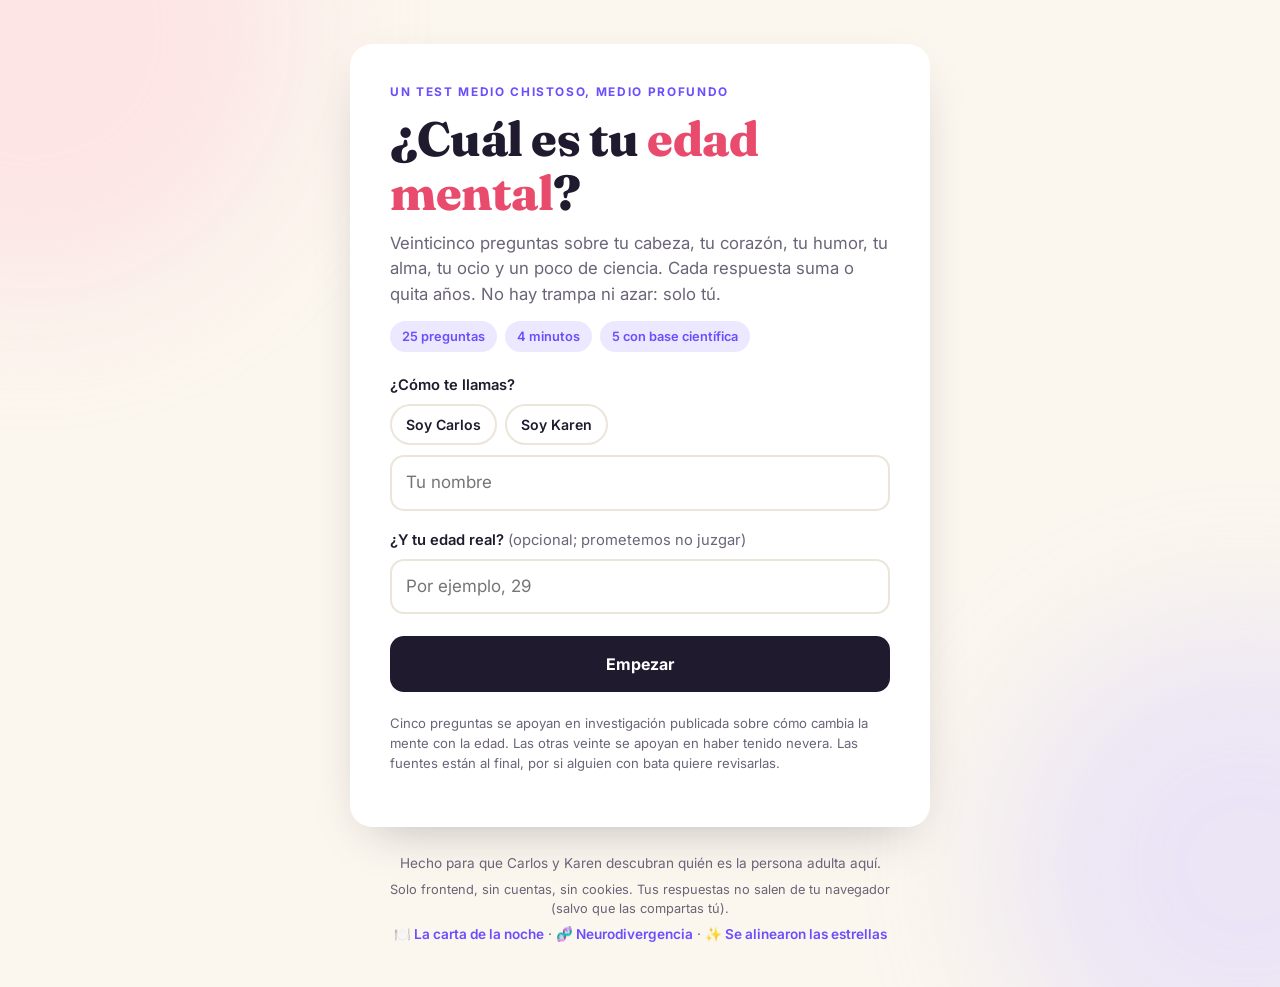
<file: index.html>
<!doctype html>
<html lang="es">
<head>
  <meta charset="utf-8">
  <meta name="viewport" content="width=device-width, initial-scale=1">
  <title>¿Cuál es tu edad mental?</title>
  <meta name="description" content="Un test de edad mental medio chistoso y medio profundo. 25 preguntas, 4 minutos, cinco de ellas con base científica.">
  <meta property="og:title" content="¿Cuál es tu edad mental?">
  <meta property="og:description" content="25 preguntas, 4 minutos, cinco con base científica. Hazlo y comparamos.">
  <meta property="og:type" content="website">
  <meta name="theme-color" content="#fbf6ee">
  <link rel="icon" href="data:image/svg+xml,%3Csvg xmlns='http://www.w3.org/2000/svg' viewBox='0 0 100 100'%3E%3Ctext y='.9em' font-size='90'%3E🧠%3C/text%3E%3C/svg%3E">
  <link rel="preconnect" href="https://fonts.googleapis.com">
  <link rel="preconnect" href="https://fonts.gstatic.com" crossorigin>
  <link href="https://fonts.googleapis.com/css2?family=Fraunces:opsz,wght@9..144,600;9..144,800&family=Inter:wght@400;500;600;700&display=swap" rel="stylesheet">
  <link rel="stylesheet" href="style.css">
</head>
<body>
  <div class="blob blob-a" aria-hidden="true"></div>
  <div class="blob blob-b" aria-hidden="true"></div>

  <main id="app" class="app" aria-live="polite"></main>

  <footer class="footer">
    <p>Hecho para que Carlos y Karen descubran quién es la persona adulta aquí.</p>
    <p class="tiny">Solo frontend, sin cuentas, sin cookies. Tus respuestas no salen de tu navegador (salvo que las compartas tú).</p>
    <p><a class="footer-link" href="cita/">🍽️ La carta de la noche</a> · <a class="footer-link" href="espectro/">🧬 Neurodivergencia</a> · <a class="footer-link" href="estrellas/">✨ Se alinearon las estrellas</a></p>
  </footer>

  <script src="questions.js"></script>
  <script src="app.js"></script>
</body>
</html>
</file>
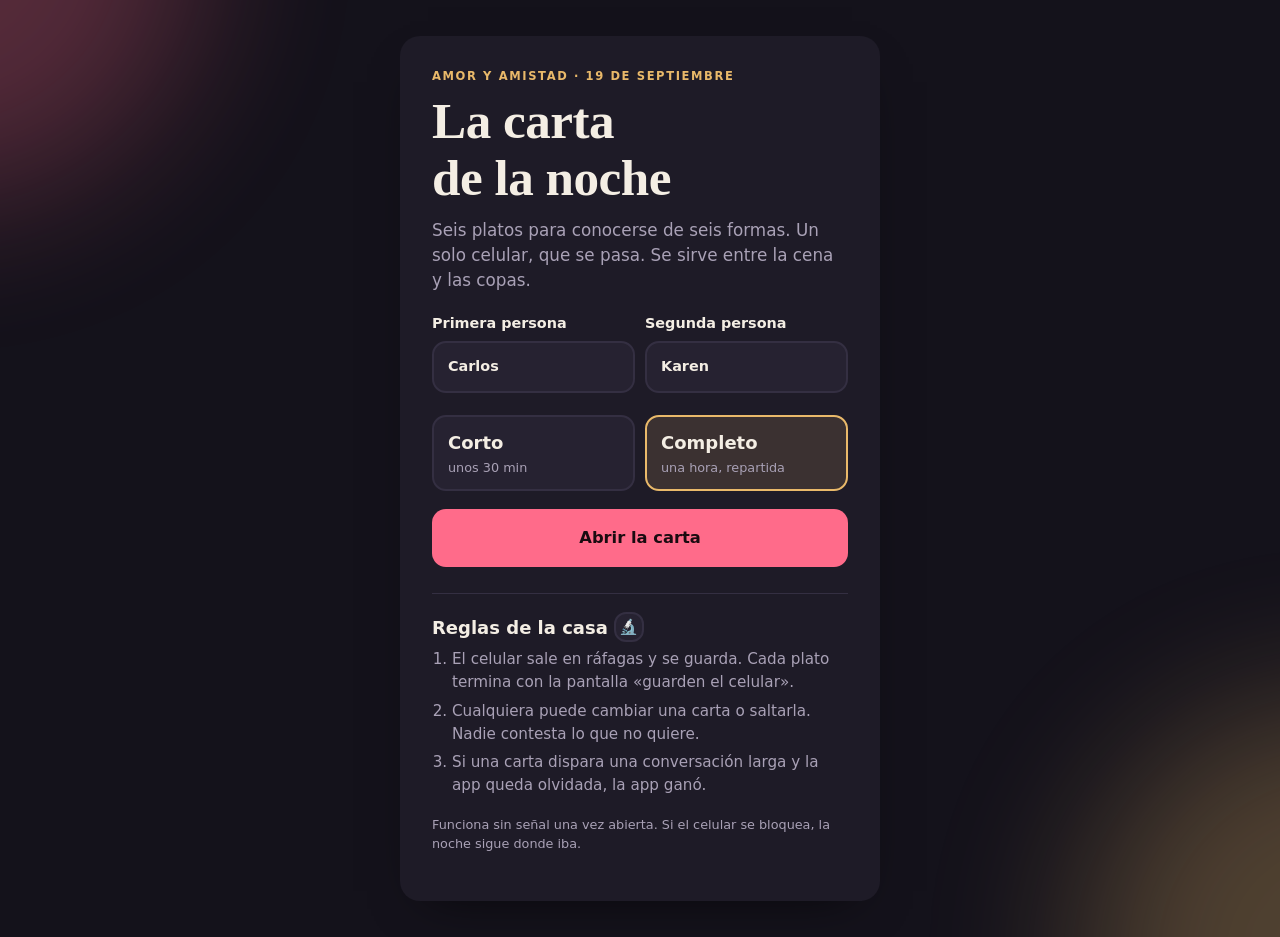
<file: cita/index.html>
<!doctype html>
<html lang="es" data-theme="dark">
<head>
  <meta charset="utf-8">
  <meta name="viewport" content="width=device-width, initial-scale=1, viewport-fit=cover">
  <title>La carta de la noche</title>
  <meta name="description" content="Seis platos para conocerse de seis formas. Un solo celular, que se pasa.">
  <meta property="og:title" content="La carta de la noche">
  <meta property="og:description" content="Seis platos para conocerse de seis formas. Un solo celular, que se pasa.">
  <meta property="og:type" content="website">
  <meta name="theme-color" content="#14121b">
  <meta name="apple-mobile-web-app-capable" content="yes">
  <meta name="apple-mobile-web-app-status-bar-style" content="black-translucent">
  <meta name="apple-mobile-web-app-title" content="La carta">
  <link rel="manifest" href="manifest.webmanifest">
  <link rel="icon" href="icon-192.png">
  <link rel="apple-touch-icon" href="icon-192.png">
  <link rel="stylesheet" href="style.css">
</head>
<body>
  <div class="glow glow-a" aria-hidden="true"></div>
  <div class="glow glow-b" aria-hidden="true"></div>

  <main id="app" class="app" aria-live="polite"></main>

  <script src="cards.js"></script>
  <script src="app.js"></script>
</body>
</html>
</file>
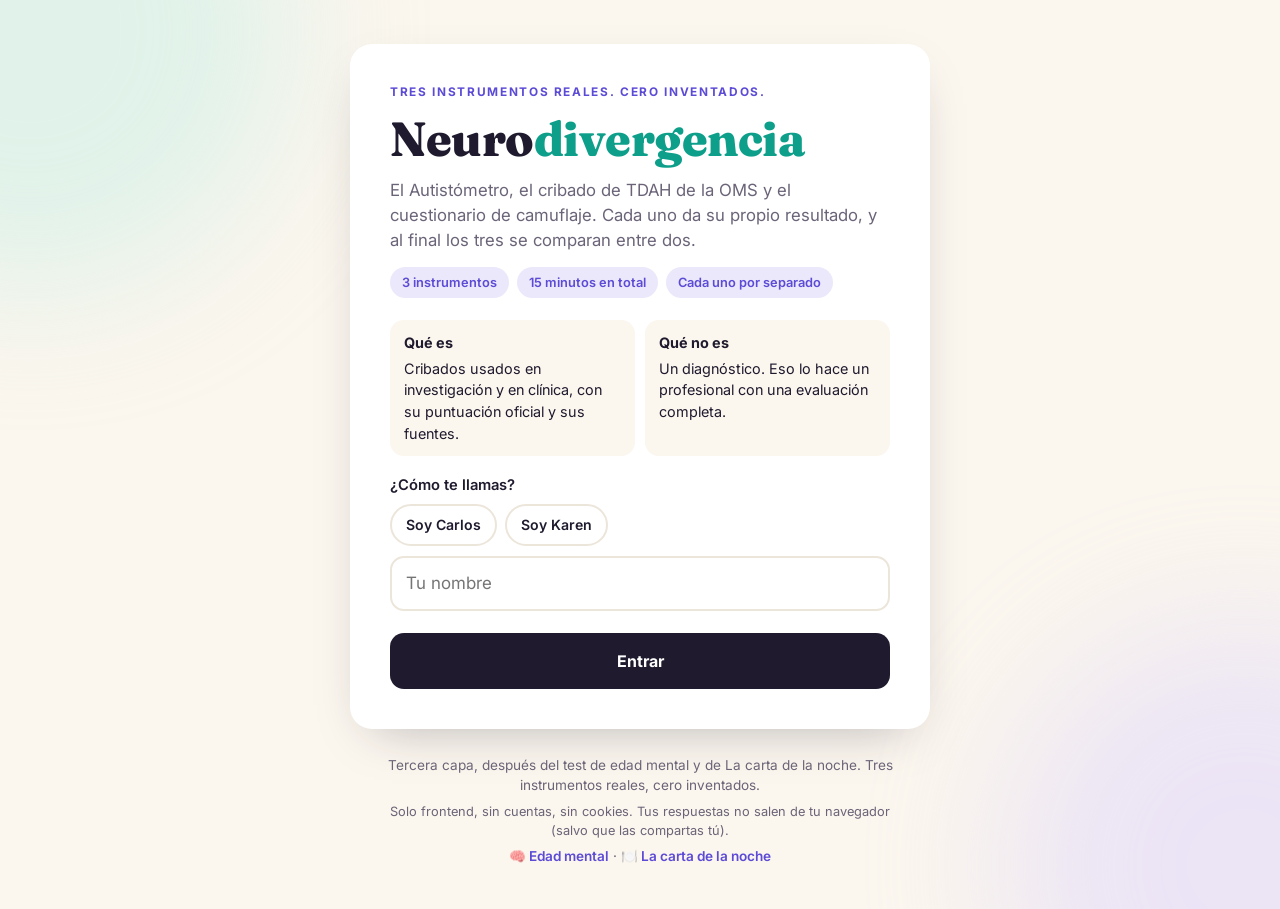
<file: espectro/index.html>
<!doctype html>
<html lang="es">
<head>
  <meta charset="utf-8">
  <meta name="viewport" content="width=device-width, initial-scale=1">
  <title>Neurodivergencia</title>
  <meta name="description" content="Tres instrumentos reales, cero inventados: el AQ de Cambridge, el cribado de TDAH de la OMS y el cuestionario de camuflaje CAT-Q. Con comparación entre dos.">
  <meta property="og:title" content="Neurodivergencia">
  <meta property="og:description" content="Autistómetro, TDAH y camuflaje: tres instrumentos reales. Hazlos y comparamos.">
  <meta property="og:type" content="website">
  <meta name="theme-color" content="#fbf6ee">
  <link rel="icon" href="data:image/svg+xml,%3Csvg xmlns='http://www.w3.org/2000/svg' viewBox='0 0 100 100'%3E%3Ctext y='.9em' font-size='90'%3E🧬%3C/text%3E%3C/svg%3E">
  <link rel="preconnect" href="https://fonts.googleapis.com">
  <link rel="preconnect" href="https://fonts.gstatic.com" crossorigin>
  <link href="https://fonts.googleapis.com/css2?family=Fraunces:opsz,wght@9..144,600;9..144,800&family=Inter:wght@400;500;600;700&display=swap" rel="stylesheet">
  <link rel="stylesheet" href="style.css">
</head>
<body>
  <div class="blob blob-a" aria-hidden="true"></div>
  <div class="blob blob-b" aria-hidden="true"></div>

  <main id="app" class="app" aria-live="polite"></main>

  <footer class="footer">
    <p>Tercera capa, después del test de edad mental y de La carta de la noche. Tres instrumentos reales, cero inventados.</p>
    <p class="tiny">Solo frontend, sin cuentas, sin cookies. Tus respuestas no salen de tu navegador (salvo que las compartas tú).</p>
    <p><a class="footer-link" href="../">🧠 Edad mental</a> · <a class="footer-link" href="../cita/">🍽️ La carta de la noche</a></p>
  </footer>

  <script src="items.js"></script>
  <script src="asrs.js"></script>
  <script src="catq.js"></script>
  <script src="app.js"></script>
</body>
</html>
</file>
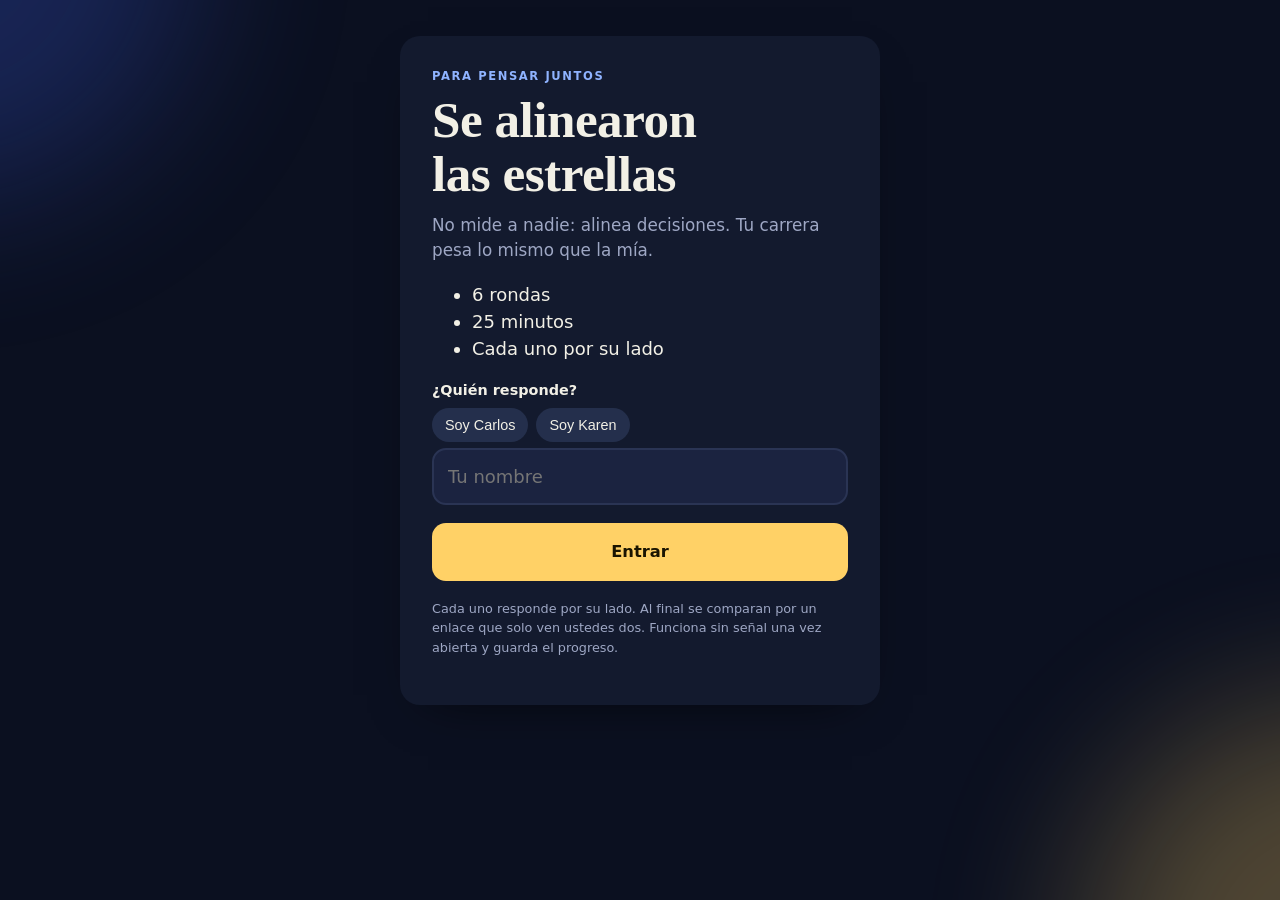
<file: estrellas/index.html>
<!doctype html>
<html lang="es" data-theme="dark">
<head>
  <meta charset="utf-8">
  <meta name="viewport" content="width=device-width, initial-scale=1, viewport-fit=cover">
  <title>Se alinearon las estrellas</title>
  <meta name="description" content="Para pensar juntos. Seis rondas para alinear decisiones, con fuentes.">
  <meta name="robots" content="noindex">
  <meta name="theme-color" content="#0b1020">
  <meta name="apple-mobile-web-app-capable" content="yes">
  <meta name="apple-mobile-web-app-status-bar-style" content="black-translucent">
  <meta name="apple-mobile-web-app-title" content="Estrellas">
  <link rel="manifest" href="manifest.webmanifest">
  <link rel="icon" href="icon-192.png">
  <link rel="apple-touch-icon" href="icon-192.png">
  <link rel="stylesheet" href="style.css">
</head>
<body>
  <div class="glow glow-a" aria-hidden="true"></div>
  <div class="glow glow-b" aria-hidden="true"></div>

  <main id="app" class="app" aria-live="polite"></main>

  <script src="datos.js"></script>
  <script src="app.js"></script>
</body>
</html>
</file>
<file: style.css>
/* =====================================================================
   ¿Cuál es tu edad mental? — estilos
   ===================================================================== */

:root {
  --bg: #fbf6ee;
  --card: #ffffff;
  --ink: #1f1a2e;
  --muted: #6b6478;
  --line: #ece5da;
  --accent: #e94b6d;
  --accent-2: #6c4dff;
  --accent-soft: #fde8ed;
  --accent-2-soft: #ece8ff;
  --ok: #2c9c6a;
  --radius: 22px;
  --shadow: 0 18px 50px -24px rgba(31, 26, 46, .35);
  --font-head: 'Fraunces', Georgia, 'Times New Roman', serif;
  --font-body: 'Inter', system-ui, -apple-system, 'Segoe UI', Roboto, sans-serif;
}

* { box-sizing: border-box; }

html { -webkit-text-size-adjust: 100%; }

body {
  margin: 0;
  min-height: 100vh;
  background: var(--bg);
  color: var(--ink);
  font-family: var(--font-body);
  font-size: 17px;
  line-height: 1.5;
  overflow-x: hidden;
  position: relative;
}

.blob {
  position: fixed;
  border-radius: 50%;
  filter: blur(70px);
  opacity: .45;
  pointer-events: none;
  z-index: 0;
}
.blob-a { width: 60vw; height: 60vw; max-width: 520px; max-height: 520px; background: #ffd0da; top: -18vw; left: -18vw; }
.blob-b { width: 55vw; height: 55vw; max-width: 480px; max-height: 480px; background: #d9d0ff; bottom: -16vw; right: -16vw; }

.app {
  position: relative;
  z-index: 1;
  max-width: 620px;
  margin: 0 auto;
  padding: 28px 16px 12px;
}

.screen {
  background: var(--card);
  border-radius: var(--radius);
  box-shadow: var(--shadow);
  padding: 30px 24px;
  opacity: 0;
  transform: translateY(10px);
  transition: opacity .35s ease, transform .35s ease;
}
.screen.in { opacity: 1; transform: none; }

@media (min-width: 560px) {
  .app { padding: 44px 20px 16px; }
  .screen { padding: 40px 40px; }
}

/* ---------- tipografía ---------- */
h1, h2, h3 { font-family: var(--font-head); line-height: 1.12; margin: 0 0 12px; letter-spacing: -.01em; }
h1 { font-size: clamp(2.1rem, 7vw, 3rem); font-weight: 800; }
h2 { font-size: clamp(1.45rem, 5vw, 1.9rem); font-weight: 700; }
h3 { font-size: 1.1rem; font-weight: 700; margin-top: 30px; }
h1 em { font-style: normal; color: var(--accent); }
p { margin: 0 0 14px; }
.kicker { text-transform: uppercase; letter-spacing: .14em; font-size: .74rem; font-weight: 700; color: var(--accent-2); margin-bottom: 10px; }
.lead { font-size: 1.05rem; color: var(--muted); }
.muted { color: var(--muted); }
.tiny { font-size: .8rem; }

/* ---------- inicio ---------- */
.meta {
  list-style: none; padding: 0; margin: 0 0 22px;
  display: flex; flex-wrap: wrap; gap: 8px;
}
.meta li {
  background: var(--accent-2-soft); color: var(--accent-2);
  font-size: .8rem; font-weight: 600; padding: 6px 12px; border-radius: 999px;
}
.banner {
  background: var(--accent-soft);
  border: 1px solid #f8c7d2;
  border-radius: 14px;
  padding: 12px 14px;
  margin-bottom: 20px;
  font-size: .95rem;
}
form label { display: block; font-weight: 600; font-size: .92rem; margin: 18px 0 8px; }
form label .opt { font-weight: 400; color: var(--muted); }
input[type="text"], input[type="number"] {
  width: 100%;
  font: inherit;
  padding: 13px 14px;
  border: 2px solid var(--line);
  border-radius: 14px;
  background: #fff;
  color: var(--ink);
  transition: border-color .15s;
}
input:focus { outline: none; border-color: var(--accent-2); }
.chips { display: flex; gap: 8px; margin-bottom: 10px; flex-wrap: wrap; }
.chip {
  font: inherit; font-size: .88rem; font-weight: 600;
  padding: 8px 14px; border-radius: 999px; cursor: pointer;
  border: 2px solid var(--line); background: #fff; color: var(--ink);
  transition: all .15s;
}
.chip:hover, .chip:focus-visible { border-color: var(--accent); color: var(--accent); }
.disclaimer { margin-top: 22px; font-size: .82rem; color: var(--muted); }

/* ---------- botones ---------- */
.btn {
  font: inherit; font-weight: 700; font-size: 1rem;
  padding: 14px 22px; border-radius: 14px; cursor: pointer;
  border: 2px solid transparent; transition: transform .1s, box-shadow .15s, background .15s;
  display: inline-flex; align-items: center; justify-content: center; gap: 8px;
  text-decoration: none; text-align: center;
}
.btn:active { transform: scale(.98); }
.btn.primary { background: var(--ink); color: #fff; width: 100%; margin-top: 22px; }
.btn.primary:hover { box-shadow: 0 10px 24px -10px rgba(31, 26, 46, .6); }
.btn.accent { background: var(--accent); color: #fff; }
.btn.ghost { background: transparent; border-color: var(--line); color: var(--ink); }
.btn.ghost:hover { border-color: var(--ink); }
.btn.wa { background: #25d366; color: #fff; }
.actions { display: flex; flex-direction: column; gap: 10px; margin-top: 28px; }
.actions .btn { width: 100%; margin: 0; }

/* ---------- cuestionario ---------- */
.quiz-head { display: flex; justify-content: space-between; align-items: center; margin-bottom: 12px; }
.tag {
  background: var(--accent-2-soft); color: var(--accent-2);
  font-size: .8rem; font-weight: 700; padding: 6px 12px; border-radius: 999px;
}
.counter { font-size: .85rem; color: var(--muted); font-weight: 600; font-variant-numeric: tabular-nums; }
.progress { height: 6px; background: var(--line); border-radius: 999px; overflow: hidden; margin-bottom: 26px; }
.progress-bar { height: 100%; background: linear-gradient(90deg, var(--accent-2), var(--accent)); border-radius: 999px; transition: width .35s ease; }
.question { margin-bottom: 8px; }
.note { font-size: .85rem; color: var(--muted); font-style: italic; margin-bottom: 14px; }
.options { display: flex; flex-direction: column; gap: 10px; margin-top: 18px; }
.option {
  display: flex; align-items: flex-start; gap: 12px;
  width: 100%; text-align: left;
  font: inherit; font-size: 1rem; line-height: 1.4;
  padding: 14px 16px; border-radius: 16px; cursor: pointer;
  border: 2px solid var(--line); background: #fff; color: var(--ink);
  transition: border-color .15s, background .15s, transform .1s;
}
.option:hover, .option:focus-visible { border-color: var(--accent-2); background: #faf8ff; outline: none; }
.option:active { transform: scale(.99); }
.option.selected { border-color: var(--accent); background: var(--accent-soft); }
.option:disabled { cursor: default; }
.option .key {
  flex: 0 0 auto;
  width: 28px; height: 28px; border-radius: 9px;
  display: inline-flex; align-items: center; justify-content: center;
  background: var(--line); color: var(--muted);
  font-size: .8rem; font-weight: 700; margin-top: 1px;
}
.option.selected .key { background: var(--accent); color: #fff; }
.quiz-foot { margin-top: 22px; display: flex; justify-content: space-between; }
.quiz-foot .btn { padding: 10px 16px; font-size: .9rem; }

/* ---------- resultado ---------- */
.big-age {
  display: flex; align-items: baseline; gap: 10px; margin: 6px 0 14px;
  font-family: var(--font-head);
}
.big-age .num {
  font-size: clamp(5rem, 24vw, 8rem); font-weight: 800; line-height: .95; letter-spacing: -.03em;
  background: linear-gradient(120deg, var(--accent-2), var(--accent));
  -webkit-background-clip: text; background-clip: text; color: transparent;
}
.big-age .unit { font-size: 1.4rem; color: var(--muted); font-weight: 600; }
.profile-title { color: var(--ink); }
.real-age {
  background: #fbf6ee; border-radius: 14px; padding: 12px 14px; font-size: .95rem; margin-top: 16px;
}
.topics { list-style: none; padding: 0; margin: 0; display: flex; flex-direction: column; gap: 16px; }
.topic-row { display: flex; justify-content: space-between; align-items: baseline; gap: 12px; margin-bottom: 6px; font-weight: 600; }
.topic-row > span:first-child { flex: 1 1 auto; }
.topic-row strong { font-family: var(--font-head); font-size: 1.15rem; white-space: nowrap; }
.topic-row .desc { font-weight: 400; color: var(--muted); font-size: .8rem; margin-left: 6px; }
.bar-track { height: 10px; background: var(--line); border-radius: 999px; overflow: hidden; }
.bar-fill {
  height: 100%; width: 0; border-radius: 999px;
  background: linear-gradient(90deg, var(--accent-2), var(--accent));
  transition: width .9s cubic-bezier(.2, .8, .2, 1);
}
.topic-note { font-size: .9rem; color: var(--muted); margin: 8px 0 0; }
.quote {
  margin: 30px 0 0; padding: 18px 20px;
  border-left: 4px solid var(--accent); background: var(--accent-soft); border-radius: 0 16px 16px 0;
  font-family: var(--font-head); font-size: 1.15rem; line-height: 1.4;
}
.share-panel {
  margin-top: 18px; padding: 18px; border-radius: 16px; background: #fbf6ee;
  display: flex; flex-direction: column; gap: 10px;
}
.share-panel p { margin: 0 0 6px; font-size: .95rem; }
.share-panel .btn { width: 100%; margin: 0; font-size: .95rem; padding: 12px 16px; }
.share-url {
  font-size: .78rem; word-break: break-all; color: var(--muted);
  background: #fff; border: 1px solid var(--line); border-radius: 10px; padding: 8px 10px;
}
.toast { font-size: .85rem; color: var(--ok); font-weight: 600; min-height: 1.2em; margin: 0; }

/* ---------- comparación ---------- */
.vs { color: var(--muted); font-weight: 400; font-size: .7em; margin: 0 8px; }
.duo { display: grid; grid-template-columns: 1fr 1fr; gap: 12px; margin: 18px 0; }
.duo-card {
  background: #fbf6ee; border-radius: 18px; padding: 16px 12px; text-align: center;
  display: flex; flex-direction: column; gap: 4px;
}
.duo-card .duo-name { font-weight: 700; }
.duo-card .duo-age { font-family: var(--font-head); font-size: 3rem; font-weight: 800; line-height: 1; }
.duo-card:first-child .duo-age { color: var(--accent-2); }
.duo-card:last-child .duo-age { color: var(--accent); }
.duo-card .duo-title { font-size: .8rem; color: var(--muted); }
.verdict { font-family: var(--font-head); font-size: 1.2rem; line-height: 1.35; }
.compat {
  display: flex; align-items: center; gap: 16px; margin-top: 22px;
  padding: 16px; border-radius: 18px; background: var(--accent-2-soft);
}
.compat-ring {
  flex: 0 0 auto; width: 84px; height: 84px; border-radius: 50%;
  display: flex; align-items: center; justify-content: center;
  background: conic-gradient(var(--accent-2) calc(var(--p) * 1%), #fff 0);
  position: relative;
}
.compat-ring::after {
  content: ''; position: absolute; inset: 9px; border-radius: 50%; background: var(--accent-2-soft);
}
.compat-ring span { position: relative; z-index: 1; font-family: var(--font-head); font-weight: 800; font-size: 1.35rem; }
.compat p { margin: 0; font-size: .95rem; }
.compat p strong { display: block; font-size: 1rem; margin-bottom: 2px; }
.duo-topic { margin-bottom: 18px; }
.duo-topic .label { font-weight: 600; margin-bottom: 8px; display: flex; justify-content: space-between; }
.duo-bars { display: flex; flex-direction: column; gap: 6px; }
.duo-bar { display: grid; grid-template-columns: 70px 1fr 36px; align-items: center; gap: 8px; font-size: .85rem; }
.duo-bar .who { font-weight: 600; white-space: nowrap; overflow: hidden; text-overflow: ellipsis; }
.duo-bar .n { text-align: right; font-variant-numeric: tabular-nums; color: var(--muted); }
.duo-bar .bar-track { height: 8px; }
.duo-bar.a .bar-fill { background: var(--accent-2); }
.duo-bar.b .bar-fill { background: var(--accent); }
.duo-line { font-size: .9rem; color: var(--muted); margin: 8px 0 0; }
.qlist { list-style: none; padding: 0; margin: 0; display: flex; flex-direction: column; gap: 12px; }
.qlist li { background: #fbf6ee; border-radius: 14px; padding: 12px 14px; font-size: .92rem; }
.qlist .q { font-weight: 600; margin-bottom: 6px; }
.qlist .ans { margin: 2px 0; color: var(--muted); }
.qlist .ans b { color: var(--ink); }
.qlist .ans.a b { color: var(--accent-2); }
.qlist .ans.b b { color: var(--accent); }

/* ---------- ciencia ---------- */
.small { font-size: .92rem; }
.sci-note { color: var(--accent-2); font-style: normal; font-weight: 600; font-size: .82rem; }
.sci-list .sci { margin: 8px 0 4px; color: var(--ink); }
.sci-list .src { margin: 0; font-size: .82rem; color: var(--muted); }
.sci-list .src a { color: var(--accent-2); font-weight: 600; }

/* ---------- pie ---------- */
.footer { position: relative; z-index: 1; text-align: center; color: var(--muted); font-size: .85rem; padding: 10px 20px 36px; max-width: 560px; margin: 0 auto; }
.footer p { margin: 0 0 6px; }
.footer-link { color: var(--accent-2); font-weight: 600; text-decoration: none; }
.footer-link:hover { text-decoration: underline; }

@media (prefers-reduced-motion: reduce) {
  .screen, .bar-fill, .progress-bar { transition: none; }
}
</file>
<file: cita/style.css>
/* =====================================================================
   La carta de la noche — estilos
   Modo restaurante por defecto: oscuro, cálido, letra grande.
   ===================================================================== */

:root {
  --bg: #14121b;
  --card: #1e1b27;
  --card-2: #262231;
  --ink: #f4eee4;
  --muted: #a9a1b6;
  --line: #342f42;
  --accent: #ff6b8a;
  --accent-ink: #1a0b10;
  --gold: #e9b96a;
  --gold-soft: rgba(233, 185, 106, .14);
  --accent-soft: rgba(255, 107, 138, .14);
  --ok: #6fd3a0;
  --wa: #25d366;
  --radius: 20px;
  --shadow: 0 18px 50px -28px rgba(0, 0, 0, .8);
  --font-head: 'Iowan Old Style', 'Palatino Linotype', Palatino, 'Book Antiqua', Georgia, 'Times New Roman', serif;
  --font-body: system-ui, -apple-system, 'Segoe UI', Roboto, 'Helvetica Neue', Arial, sans-serif;
}
:root[data-theme="light"] {
  --bg: #fbf6ee;
  --card: #ffffff;
  --card-2: #f6f0e6;
  --ink: #1f1a2e;
  --muted: #6b6478;
  --line: #ece5da;
  --accent: #e94b6d;
  --accent-ink: #ffffff;
  --gold: #b8862f;
  --gold-soft: rgba(184, 134, 47, .12);
  --accent-soft: rgba(233, 75, 109, .10);
  --ok: #2c9c6a;
  --shadow: 0 18px 50px -24px rgba(31, 26, 46, .35);
}

* { box-sizing: border-box; }
[hidden] { display: none !important; }
html { -webkit-text-size-adjust: 100%; }
body {
  margin: 0;
  min-height: 100vh;
  background: var(--bg);
  color: var(--ink);
  font-family: var(--font-body);
  font-size: 18px;
  line-height: 1.5;
  overflow-x: hidden;
  -webkit-tap-highlight-color: transparent;
}
.glow { position: fixed; width: 70vw; height: 70vw; max-width: 520px; max-height: 520px; border-radius: 50%; filter: blur(80px); opacity: .28; pointer-events: none; z-index: 0; }
.glow-a { background: #ff6b8a; top: -25vw; left: -25vw; }
.glow-b { background: #e9b96a; bottom: -25vw; right: -25vw; }
:root[data-theme="light"] .glow { opacity: .35; }

.app { position: relative; z-index: 1; max-width: 520px; margin: 0 auto; padding: 16px 16px 40px; }
.screen {
  background: var(--card);
  border-radius: var(--radius);
  box-shadow: var(--shadow);
  padding: 22px 20px 26px;
  opacity: 0; transform: translateY(8px);
  transition: opacity .25s ease, transform .25s ease;
}
.screen.in { opacity: 1; transform: none; }
@media (min-width: 560px) { .app { padding: 36px 20px; } .screen { padding: 32px 32px 36px; } }

/* ---------- tipografía ---------- */
h1, h2, h3 { font-family: var(--font-head); line-height: 1.1; margin: 0 0 12px; letter-spacing: -.01em; font-weight: 700; }
h1 { font-size: clamp(2.2rem, 9vw, 3.2rem); }
h2 { font-size: clamp(1.4rem, 6vw, 1.9rem); }
p { margin: 0 0 12px; }
.kicker { text-transform: uppercase; letter-spacing: .14em; font-size: .72rem; font-weight: 700; color: var(--gold); margin-bottom: 8px; }
.lead { font-size: 1.05rem; color: var(--muted); }
.muted { color: var(--muted); }
.tiny { font-size: .8rem; color: var(--muted); margin-top: 18px; }
.center { text-align: center; }
.big-emoji { font-size: 3.6rem; line-height: 1; margin: 8px 0 14px; }
.big-line { font-family: var(--font-head); font-size: 1.4rem; line-height: 1.3; margin-bottom: 6px; }

/* ---------- formularios ---------- */
label { display: block; font-weight: 600; font-size: .9rem; margin: 14px 0 6px; }
label .opt { font-weight: 400; color: var(--muted); }
input[type="text"] {
  display: block; width: 100%; margin-top: 6px;
  font: inherit; padding: 13px 14px;
  border: 2px solid var(--line); border-radius: 14px;
  background: var(--card-2); color: var(--ink);
}
input:focus { outline: none; border-color: var(--gold); }
.row2 { display: grid; grid-template-columns: 1fr 1fr; gap: 10px; }
.row2 label { margin-top: 8px; }
.seg { display: grid; grid-template-columns: 1fr 1fr; gap: 10px; margin-top: 16px; }
.seg-btn {
  font: inherit; cursor: pointer; text-align: left;
  padding: 12px 14px; border-radius: 14px;
  border: 2px solid var(--line); background: var(--card-2); color: var(--ink);
  display: flex; flex-direction: column; gap: 2px;
}
.seg-btn span { font-size: .8rem; color: var(--muted); }
.seg-btn.on { border-color: var(--gold); background: var(--gold-soft); }

/* ---------- botones ---------- */
.btn {
  font: inherit; font-weight: 700; font-size: 1.02rem;
  width: 100%; padding: 15px 20px; margin-top: 18px;
  border-radius: 14px; cursor: pointer; border: 2px solid transparent;
  display: inline-flex; align-items: center; justify-content: center; gap: 8px;
  text-decoration: none; text-align: center; color: var(--ink);
  transition: transform .08s, filter .15s;
}
.btn:active { transform: scale(.98); }
.btn.primary { background: var(--accent); color: var(--accent-ink); }
.btn.primary:hover { filter: brightness(1.06); }
.btn.ghost { background: transparent; border-color: var(--line); }
.btn.ghost:hover { border-color: var(--muted); }
.btn.wa { background: var(--wa); color: #06240f; }
.btn + .btn { margin-top: 10px; }
.row2 .btn { margin-top: 10px; }
.actions { margin-top: 20px; }
.icon {
  font: inherit; font-size: 1.25rem; line-height: 1; cursor: pointer;
  width: 42px; height: 42px; border-radius: 12px;
  border: 2px solid var(--line); background: var(--card-2); color: var(--ink);
  display: inline-flex; align-items: center; justify-content: center; flex: 0 0 auto;
}
.icon.on { border-color: var(--gold); background: var(--gold-soft); }
.icon.small { width: 30px; height: 30px; font-size: .95rem; vertical-align: middle; margin-left: 6px; }
.link {
  font: inherit; font-size: .88rem; font-weight: 600; cursor: pointer;
  background: none; border: 0; padding: 6px 2px; color: var(--muted); text-decoration: underline; text-underline-offset: 3px;
}
.link:disabled { opacity: .5; cursor: default; text-decoration: none; }
.link.danger { color: var(--accent); }
.link-group { font-size: .88rem; color: var(--muted); }

/* ---------- inicio ---------- */
.rules { margin-top: 26px; padding-top: 18px; border-top: 1px solid var(--line); }
.rules-title { font-weight: 700; margin-bottom: 6px; display: flex; align-items: center; }
.rules ol { margin: 0; padding-left: 20px; color: var(--muted); font-size: .95rem; }
.rules li { margin-bottom: 6px; }

/* ---------- ciencia ---------- */
.sci-panel { background: var(--gold-soft); border-radius: 14px; padding: 12px 14px; margin: 10px 0 16px; font-size: .88rem; }
.sci-title { font-weight: 700; color: var(--gold); margin-bottom: 6px; }
.sci-item { margin-bottom: 8px; }
.sci-item a { color: var(--gold); font-weight: 600; }

/* ---------- carta / menú ---------- */
.menu-list { display: flex; flex-direction: column; gap: 10px; margin-top: 8px; }
.menu-row {
  font: inherit; text-align: left; cursor: pointer; width: 100%;
  display: grid; grid-template-columns: auto 1fr auto; align-items: center; gap: 12px;
  padding: 14px 14px; border-radius: 16px;
  border: 2px solid var(--line); background: var(--card-2); color: var(--ink);
}
.menu-row:hover { border-color: var(--gold); }
.menu-row.served { opacity: .72; }
.menu-row.locked { opacity: .5; cursor: default; }
.menu-row:disabled:hover { border-color: var(--line); }
.menu-emoji { font-size: 1.6rem; line-height: 1; }
.menu-text { display: flex; flex-direction: column; gap: 2px; min-width: 0; }
.menu-name { font-family: var(--font-head); font-size: 1.15rem; font-weight: 700; }
.menu-name em { font-style: italic; font-weight: 400; color: var(--muted); }
.menu-sub { font-size: .82rem; color: var(--muted); }
.status { font-size: .74rem; font-weight: 700; color: var(--muted); white-space: nowrap; padding: 4px 8px; border-radius: 999px; background: var(--card); }
.status.ok { color: var(--ok); }
.status.live { color: var(--gold); }
.menu-foot { display: flex; flex-wrap: wrap; gap: 4px 14px; margin-top: 18px; }

/* ---------- plato ---------- */
.bar { display: flex; align-items: center; gap: 12px; margin: -6px 0 10px; }
.bar-title { flex: 1 1 auto; font-family: var(--font-head); font-size: 1.15rem; font-weight: 700; min-width: 0; }
.bar-sub { display: block; font-family: var(--font-body); font-size: .76rem; font-weight: 600; color: var(--muted); }
.progress { height: 5px; background: var(--line); border-radius: 999px; overflow: hidden; margin-bottom: 20px; }
.progress-bar { height: 100%; background: linear-gradient(90deg, var(--gold), var(--accent)); transition: width .3s; }
.turno { color: var(--muted); font-size: .95rem; margin-bottom: 10px; }
.turno b { color: var(--ink); }
.q { font-size: clamp(1.4rem, 6.2vw, 1.85rem); margin-bottom: 16px; }
.q.big { font-size: clamp(1.8rem, 8vw, 2.4rem); margin: 10px 0 20px; }
.desc { color: var(--muted); font-size: .98rem; margin-bottom: 16px; }
.nivel { display: inline-block; font-size: .72rem; font-weight: 700; letter-spacing: .08em; text-transform: uppercase; color: var(--gold); background: var(--gold-soft); padding: 4px 10px; border-radius: 999px; margin-bottom: 10px; }
.options { display: flex; flex-direction: column; gap: 10px; }
.option {
  font: inherit; font-size: 1.02rem; text-align: left; cursor: pointer; width: 100%;
  padding: 15px 16px; border-radius: 16px;
  border: 2px solid var(--line); background: var(--card-2); color: var(--ink);
}
.option:hover { border-color: var(--gold); }
.option:active { transform: scale(.99); }
.chips-label { font-size: .82rem; font-weight: 700; color: var(--muted); margin: 6px 0 8px; }
.chips { display: flex; flex-wrap: wrap; gap: 8px; }
.chip { font-size: .9rem; padding: 8px 12px; border-radius: 999px; background: var(--gold-soft); color: var(--ink); border: 1px solid transparent; }
.mision { background: var(--accent-soft); border-left: 4px solid var(--accent); border-radius: 0 14px 14px 0; padding: 12px 14px; margin: 6px 0 4px; }
.mision-label { display: block; font-size: .72rem; font-weight: 700; letter-spacing: .08em; text-transform: uppercase; color: var(--accent); margin-bottom: 4px; }
.mision p { margin: 0; }
.txt-label { margin-top: 4px; }
.card-actions { display: flex; flex-wrap: wrap; justify-content: space-between; gap: 6px 14px; margin-top: 14px; }
.reveal.ok h2 { color: var(--ok); }
.reveal.no h2 { color: var(--accent); }
.stat { font-size: 1rem; color: var(--muted); }
.stat b { color: var(--ink); }

/* retos */
.cat { font-family: var(--font-head); font-size: clamp(1.5rem, 7vw, 2rem); line-height: 1.2; text-align: center; padding: 22px 12px; border-radius: 16px; background: var(--card-2); margin-bottom: 14px; }
.count { font-family: var(--font-head); font-size: 5rem; line-height: 1; text-align: center; margin: 6px 0 12px; color: var(--gold); }
.count.go { color: var(--accent); }
.clock { font-family: var(--font-head); font-size: 6rem; line-height: 1; margin: 10px 0 14px; font-variant-numeric: tabular-nums; color: var(--gold); }
.flash { height: 8px; background: var(--line); border-radius: 999px; overflow: hidden; margin: 6px 0 10px; }
.flash-bar { height: 100%; width: 100%; background: var(--gold); transform-origin: left; animation: flash 10s linear forwards; }
@keyframes flash { from { transform: scaleX(1); } to { transform: scaleX(0); } }

/* ---------- resumen ---------- */
.lines { list-style: none; padding: 0; margin: 0 0 6px; display: flex; flex-direction: column; gap: 8px; }
.lines li { background: var(--card-2); border-radius: 12px; padding: 10px 12px; font-size: .95rem; }
.toast { font-size: .85rem; color: var(--ok); font-weight: 600; min-height: 1.2em; margin-top: 10px; text-align: center; }

@media (prefers-reduced-motion: reduce) { .screen, .progress-bar { transition: none; } .flash-bar { animation: none; } }
</file>
<file: espectro/style.css>
/* =====================================================================
   Autistómetro — estilos (base compartida con el test de edad mental)
   ===================================================================== */

:root {
  --bg: #fbf6ee;
  --card: #ffffff;
  --ink: #1f1a2e;
  --muted: #6b6478;
  --line: #ece5da;
  --accent: #0e9f8a;
  --accent-2: #5b4bd6;
  --accent-soft: #dff5f0;
  --accent-2-soft: #ebe8fb;
  --warn-soft: #fff4d6;
  --warn: #b8862f;
  --ok: #2c9c6a;
  --radius: 22px;
  --shadow: 0 18px 50px -24px rgba(31, 26, 46, .35);
  --font-head: 'Fraunces', Georgia, 'Times New Roman', serif;
  --font-body: 'Inter', system-ui, -apple-system, 'Segoe UI', Roboto, sans-serif;
}

* { box-sizing: border-box; }

html { -webkit-text-size-adjust: 100%; }

body {
  margin: 0;
  min-height: 100vh;
  background: var(--bg);
  color: var(--ink);
  font-family: var(--font-body);
  font-size: 17px;
  line-height: 1.5;
  overflow-x: hidden;
  position: relative;
}

.blob {
  position: fixed;
  border-radius: 50%;
  filter: blur(70px);
  opacity: .45;
  pointer-events: none;
  z-index: 0;
}
.blob-a { width: 60vw; height: 60vw; max-width: 520px; max-height: 520px; background: #bfeee5; top: -18vw; left: -18vw; }
.blob-b { width: 55vw; height: 55vw; max-width: 480px; max-height: 480px; background: #d9d0ff; bottom: -16vw; right: -16vw; }

.app {
  position: relative;
  z-index: 1;
  max-width: 620px;
  margin: 0 auto;
  padding: 28px 16px 12px;
}

.screen {
  background: var(--card);
  border-radius: var(--radius);
  box-shadow: var(--shadow);
  padding: 30px 24px;
  opacity: 0;
  transform: translateY(10px);
  transition: opacity .35s ease, transform .35s ease;
}
.screen.in { opacity: 1; transform: none; }

@media (min-width: 560px) {
  .app { padding: 44px 20px 16px; }
  .screen { padding: 40px 40px; }
}

/* ---------- tipografía ---------- */
h1, h2, h3 { font-family: var(--font-head); line-height: 1.12; margin: 0 0 12px; letter-spacing: -.01em; }
h1 { font-size: clamp(2.1rem, 7vw, 3rem); font-weight: 800; }
h2 { font-size: clamp(1.45rem, 5vw, 1.9rem); font-weight: 700; }
h3 { font-size: 1.1rem; font-weight: 700; margin-top: 30px; }
h1 em { font-style: normal; color: var(--accent); }
p { margin: 0 0 14px; }
.kicker { text-transform: uppercase; letter-spacing: .14em; font-size: .74rem; font-weight: 700; color: var(--accent-2); margin-bottom: 10px; }
.lead { font-size: 1.05rem; color: var(--muted); }
.muted { color: var(--muted); }
.tiny { font-size: .8rem; }

/* ---------- inicio ---------- */
.meta {
  list-style: none; padding: 0; margin: 0 0 22px;
  display: flex; flex-wrap: wrap; gap: 8px;
}
.meta li {
  background: var(--accent-2-soft); color: var(--accent-2);
  font-size: .8rem; font-weight: 600; padding: 6px 12px; border-radius: 999px;
}
.banner {
  background: var(--accent-soft);
  border: 1px solid #a9e3d8;
  border-radius: 14px;
  padding: 12px 14px;
  margin-bottom: 20px;
  font-size: .95rem;
}
form label { display: block; font-weight: 600; font-size: .92rem; margin: 18px 0 8px; }
form label .opt { font-weight: 400; color: var(--muted); }
input[type="text"], input[type="number"] {
  width: 100%;
  font: inherit;
  padding: 13px 14px;
  border: 2px solid var(--line);
  border-radius: 14px;
  background: #fff;
  color: var(--ink);
  transition: border-color .15s;
}
input:focus { outline: none; border-color: var(--accent-2); }
.chips { display: flex; gap: 8px; margin-bottom: 10px; flex-wrap: wrap; }
.chip {
  font: inherit; font-size: .88rem; font-weight: 600;
  padding: 8px 14px; border-radius: 999px; cursor: pointer;
  border: 2px solid var(--line); background: #fff; color: var(--ink);
  transition: all .15s;
}
.chip:hover, .chip:focus-visible { border-color: var(--accent); color: var(--accent); }
.disclaimer { margin-top: 22px; font-size: .82rem; color: var(--muted); }

/* ---------- botones ---------- */
.btn {
  font: inherit; font-weight: 700; font-size: 1rem;
  padding: 14px 22px; border-radius: 14px; cursor: pointer;
  border: 2px solid transparent; transition: transform .1s, box-shadow .15s, background .15s;
  display: inline-flex; align-items: center; justify-content: center; gap: 8px;
  text-decoration: none; text-align: center;
}
.btn:active { transform: scale(.98); }
.btn.primary { background: var(--ink); color: #fff; width: 100%; margin-top: 22px; }
.btn.primary:hover { box-shadow: 0 10px 24px -10px rgba(31, 26, 46, .6); }
.btn.accent { background: var(--accent); color: #fff; }
.btn.ghost { background: transparent; border-color: var(--line); color: var(--ink); }
.btn.ghost:hover { border-color: var(--ink); }
.btn.wa { background: #25d366; color: #fff; }
.actions { display: flex; flex-direction: column; gap: 10px; margin-top: 28px; }
.actions .btn { width: 100%; margin: 0; }

/* ---------- cuestionario ---------- */
.quiz-head { display: flex; justify-content: space-between; align-items: center; margin-bottom: 12px; }
.tag {
  background: var(--accent-2-soft); color: var(--accent-2);
  font-size: .8rem; font-weight: 700; padding: 6px 12px; border-radius: 999px;
}
.counter { font-size: .85rem; color: var(--muted); font-weight: 600; font-variant-numeric: tabular-nums; }
.progress { height: 6px; background: var(--line); border-radius: 999px; overflow: hidden; margin-bottom: 26px; }
.progress-bar { height: 100%; background: linear-gradient(90deg, var(--accent-2), var(--accent)); border-radius: 999px; transition: width .35s ease; }
.question { margin-bottom: 8px; }
.note { font-size: .85rem; color: var(--muted); font-style: italic; margin-bottom: 14px; }
.options { display: flex; flex-direction: column; gap: 10px; margin-top: 18px; }
.option {
  display: flex; align-items: flex-start; gap: 12px;
  width: 100%; text-align: left;
  font: inherit; font-size: 1rem; line-height: 1.4;
  padding: 14px 16px; border-radius: 16px; cursor: pointer;
  border: 2px solid var(--line); background: #fff; color: var(--ink);
  transition: border-color .15s, background .15s, transform .1s;
}
.option:hover, .option:focus-visible { border-color: var(--accent-2); background: #faf8ff; outline: none; }
.option:active { transform: scale(.99); }
.option.selected { border-color: var(--accent); background: var(--accent-soft); }
.option:disabled { cursor: default; }
.option .key {
  flex: 0 0 auto;
  width: 28px; height: 28px; border-radius: 9px;
  display: inline-flex; align-items: center; justify-content: center;
  background: var(--line); color: var(--muted);
  font-size: .8rem; font-weight: 700; margin-top: 1px;
}
.option.selected .key { background: var(--accent); color: #fff; }
.quiz-foot { margin-top: 22px; display: flex; justify-content: space-between; }
.quiz-foot .btn { padding: 10px 16px; font-size: .9rem; }

/* ---------- resultado ---------- */
.big-age {
  display: flex; align-items: baseline; gap: 10px; margin: 6px 0 14px;
  font-family: var(--font-head);
}
.big-age .num {
  font-size: clamp(5rem, 24vw, 8rem); font-weight: 800; line-height: .95; letter-spacing: -.03em;
  background: linear-gradient(120deg, var(--accent-2), var(--accent));
  -webkit-background-clip: text; background-clip: text; color: transparent;
}
.big-age .unit { font-size: 1.4rem; color: var(--muted); font-weight: 600; }
.profile-title { color: var(--ink); }
.real-age {
  background: #fbf6ee; border-radius: 14px; padding: 12px 14px; font-size: .95rem; margin-top: 16px;
}
.topics { list-style: none; padding: 0; margin: 0; display: flex; flex-direction: column; gap: 16px; }
.topic-row { display: flex; justify-content: space-between; align-items: baseline; gap: 12px; margin-bottom: 6px; font-weight: 600; }
.topic-row > span:first-child { flex: 1 1 auto; }
.topic-row strong { font-family: var(--font-head); font-size: 1.15rem; white-space: nowrap; }
.topic-row .desc { font-weight: 400; color: var(--muted); font-size: .8rem; margin-left: 6px; }
.bar-track { height: 10px; background: var(--line); border-radius: 999px; overflow: hidden; }
.bar-fill {
  height: 100%; width: 0; border-radius: 999px;
  background: linear-gradient(90deg, var(--accent-2), var(--accent));
  transition: width .9s cubic-bezier(.2, .8, .2, 1);
}
.topic-note { font-size: .9rem; color: var(--muted); margin: 8px 0 0; }
.quote {
  margin: 30px 0 0; padding: 18px 20px;
  border-left: 4px solid var(--accent); background: var(--accent-soft); border-radius: 0 16px 16px 0;
  font-family: var(--font-head); font-size: 1.15rem; line-height: 1.4;
}
.share-panel {
  margin-top: 18px; padding: 18px; border-radius: 16px; background: #fbf6ee;
  display: flex; flex-direction: column; gap: 10px;
}
.share-panel p { margin: 0 0 6px; font-size: .95rem; }
.share-panel .btn { width: 100%; margin: 0; font-size: .95rem; padding: 12px 16px; }
.share-url {
  font-size: .78rem; word-break: break-all; color: var(--muted);
  background: #fff; border: 1px solid var(--line); border-radius: 10px; padding: 8px 10px;
}
.toast { font-size: .85rem; color: var(--ok); font-weight: 600; min-height: 1.2em; margin: 0; }

/* ---------- comparación ---------- */
.vs { color: var(--muted); font-weight: 400; font-size: .7em; margin: 0 8px; }
.duo { display: grid; grid-template-columns: 1fr 1fr; gap: 12px; margin: 18px 0; }
.duo-card {
  background: #fbf6ee; border-radius: 18px; padding: 16px 12px; text-align: center;
  display: flex; flex-direction: column; gap: 4px;
}
.duo-card .duo-name { font-weight: 700; }
.duo-card .duo-age { font-family: var(--font-head); font-size: 3rem; font-weight: 800; line-height: 1; }
.duo-card:first-child .duo-age { color: var(--accent-2); }
.duo-card:last-child .duo-age { color: var(--accent); }
.duo-card .duo-title { font-size: .8rem; color: var(--muted); }
.verdict { font-family: var(--font-head); font-size: 1.2rem; line-height: 1.35; }
.compat {
  display: flex; align-items: center; gap: 16px; margin-top: 22px;
  padding: 16px; border-radius: 18px; background: var(--accent-2-soft);
}
.compat-ring {
  flex: 0 0 auto; width: 84px; height: 84px; border-radius: 50%;
  display: flex; align-items: center; justify-content: center;
  background: conic-gradient(var(--accent-2) calc(var(--p) * 1%), #fff 0);
  position: relative;
}
.compat-ring::after {
  content: ''; position: absolute; inset: 9px; border-radius: 50%; background: var(--accent-2-soft);
}
.compat-ring span { position: relative; z-index: 1; font-family: var(--font-head); font-weight: 800; font-size: 1.35rem; }
.compat p { margin: 0; font-size: .95rem; }
.compat p strong { display: block; font-size: 1rem; margin-bottom: 2px; }
.duo-topic { margin-bottom: 18px; }
.duo-topic .label { font-weight: 600; margin-bottom: 8px; display: flex; justify-content: space-between; }
.duo-bars { display: flex; flex-direction: column; gap: 6px; }
.duo-bar { display: grid; grid-template-columns: 70px 1fr 36px; align-items: center; gap: 8px; font-size: .85rem; }
.duo-bar .who { font-weight: 600; white-space: nowrap; overflow: hidden; text-overflow: ellipsis; }
.duo-bar .n { text-align: right; font-variant-numeric: tabular-nums; color: var(--muted); }
.duo-bar .bar-track { height: 8px; }
.duo-bar.a .bar-fill { background: var(--accent-2); }
.duo-bar.b .bar-fill { background: var(--accent); }
.duo-line { font-size: .9rem; color: var(--muted); margin: 8px 0 0; }
.qlist { list-style: none; padding: 0; margin: 0; display: flex; flex-direction: column; gap: 12px; }
.qlist li { background: #fbf6ee; border-radius: 14px; padding: 12px 14px; font-size: .92rem; }
.qlist .q { font-weight: 600; margin-bottom: 6px; }
.qlist .ans { margin: 2px 0; color: var(--muted); }
.qlist .ans b { color: var(--ink); }
.qlist .ans.a b { color: var(--accent-2); }
.qlist .ans.b b { color: var(--accent); }

/* ---------- ciencia ---------- */
.small { font-size: .92rem; }
.sci-note { color: var(--accent-2); font-style: normal; font-weight: 600; font-size: .82rem; }
.sci-list .sci { margin: 8px 0 4px; color: var(--ink); }
.sci-list .src { margin: 0; font-size: .82rem; color: var(--muted); }
.sci-list .src a { color: var(--accent-2); font-weight: 600; }

/* ---------- pie ---------- */
.footer { position: relative; z-index: 1; text-align: center; color: var(--muted); font-size: .85rem; padding: 10px 20px 36px; max-width: 560px; margin: 0 auto; }
.footer p { margin: 0 0 6px; }
.footer-link { color: var(--accent-2); font-weight: 600; text-decoration: none; }
.footer-link:hover { text-decoration: underline; }

@media (prefers-reduced-motion: reduce) {
  .screen, .bar-fill, .progress-bar { transition: none; }
}

/* ---------- autistómetro: inicio ---------- */
.seg { display: flex; flex-wrap: wrap; gap: 8px; margin-bottom: 4px; }
.seg .chip.on { border-color: var(--accent-2); background: var(--accent-2-soft); color: var(--accent-2); }
.whatis { display: grid; grid-template-columns: 1fr 1fr; gap: 10px; margin: 18px 0 6px; }
.whatis div { background: #fbf6ee; border-radius: 14px; padding: 12px 14px; font-size: .9rem; }
.whatis b { display: block; margin-bottom: 4px; }
@media (max-width: 420px) { .whatis { grid-template-columns: 1fr; } }

/* ---------- cuestionario ---------- */
.option.lk { text-align: center; justify-content: center; padding: 15px 12px; font-weight: 600; }
.statement { font-size: clamp(1.35rem, 5.6vw, 1.75rem); min-height: 3.2em; }
.instr { font-size: .85rem; color: var(--muted); margin-bottom: 14px; }

/* ---------- resultado: regla ---------- */
.ruler { position: relative; margin: 30px 0 44px; height: 14px; background: linear-gradient(90deg, #dff5f0, #ebe8fb 55%, #d9d0ff); border-radius: 999px; }
.ruler .mark { position: absolute; top: -6px; width: 2px; height: 26px; background: var(--muted); opacity: .55; transform: translateX(-1px); }
.ruler .mark span { position: absolute; top: 28px; left: 50%; transform: translateX(-50%); font-size: .72rem; font-weight: 700; color: var(--muted); white-space: nowrap; }
.ruler .mark.m2 span { top: 42px; }
.ref b { color: var(--ink); }
.ruler .me { position: absolute; top: -12px; width: 38px; height: 38px; border-radius: 50%; background: var(--accent-2); color: #fff; font-family: var(--font-head); font-weight: 800; font-size: 1rem; display: flex; align-items: center; justify-content: center; transform: translateX(-19px); box-shadow: 0 6px 16px -6px rgba(0,0,0,.45); border: 3px solid #fff; z-index: 2; }
.ruler .me.b { background: var(--accent); top: -12px; }
.ruler .me.b.stack { top: -44px; }
.ruler .me.low small { top: auto; bottom: -15px; }
.ruler .me small { font-size: .62rem; font-weight: 700; position: absolute; top: -16px; left: 50%; transform: translateX(-50%); color: var(--ink); white-space: nowrap; }
.band { border-radius: 16px; padding: 16px 18px; margin: 10px 0 18px; background: var(--accent-2-soft); }
.band h2 { margin-bottom: 6px; }
.band p { margin-bottom: 0; }
.ref { font-size: .88rem; color: var(--muted); margin-top: 6px; }
.sub-row { display: flex; justify-content: space-between; align-items: baseline; margin-bottom: 6px; font-weight: 600; gap: 12px; }
.sub-row strong { font-family: var(--font-head); font-size: 1.1rem; white-space: nowrap; }
.sub-row .desc { font-weight: 400; color: var(--muted); font-size: .8rem; margin-left: 6px; }
.fine { font-size: .85rem; color: var(--muted); background: var(--warn-soft); border-radius: 14px; padding: 12px 14px; margin-top: 22px; }
.fine b { color: var(--warn); }
.credits { font-size: .78rem; color: var(--muted); margin-top: 18px; line-height: 1.45; }
.credits a { color: var(--accent-2); }

/* ---------- comparación ---------- */
.duo-card .duo-age { font-size: 2.6rem; }
.opp { list-style: none; padding: 0; margin: 0; display: flex; flex-direction: column; gap: 10px; }
.opp li { background: #fbf6ee; border-radius: 14px; padding: 12px 14px; font-size: .92rem; }
.opp .q { font-weight: 600; margin-bottom: 6px; }
.opp .ans { margin: 2px 0; color: var(--muted); }
.opp .ans b { color: var(--ink); }
.opp .ans.a b { color: var(--accent-2); }
.opp .ans.b b { color: var(--accent); }
.coin { font-family: var(--font-head); font-size: 1.15rem; margin: 6px 0 16px; }

/* ---------- hub ---------- */
.menu-list { display: flex; flex-direction: column; gap: 10px; margin-top: 10px; }
.menu-row {
  font: inherit; text-align: left; cursor: pointer; width: 100%;
  display: grid; grid-template-columns: auto 1fr auto; align-items: center; gap: 12px;
  padding: 14px 14px; border-radius: 16px;
  border: 2px solid var(--line); background: #fff; color: var(--ink);
}
.menu-row:hover { border-color: var(--accent-2); }
.menu-emoji { font-size: 1.6rem; line-height: 1; }
.menu-text { display: flex; flex-direction: column; gap: 2px; min-width: 0; }
.menu-name { font-family: var(--font-head); font-size: 1.15rem; font-weight: 700; }
.menu-name em { font-style: italic; font-weight: 400; color: var(--muted); }
.menu-sub { font-size: .82rem; color: var(--muted); }
.status { font-size: .74rem; font-weight: 700; color: var(--muted); white-space: nowrap; padding: 4px 9px; border-radius: 999px; background: #fbf6ee; text-align: center; }
.status.ok { color: var(--accent); }
.status.live { color: var(--accent-2); }
.menu-foot { display: flex; flex-wrap: wrap; gap: 4px 14px; margin-top: 18px; }
.link { font: inherit; font-size: .88rem; font-weight: 600; cursor: pointer; background: none; border: 0; padding: 6px 2px; color: var(--muted); text-decoration: underline; text-underline-offset: 3px; }
.link.danger { color: var(--accent); }

/* ---------- cuestionario: 5 y 7 opciones ---------- */
.options.compact .option { padding: 11px 14px; font-size: .95rem; }
.options.compact .option .key { width: 24px; height: 24px; font-size: .72rem; }
.prov { font-size: .78rem; color: var(--warn); background: var(--warn-soft); border-radius: 10px; padding: 6px 10px; margin: -8px 0 14px; }

/* ---------- ASRS: casillas ---------- */
.boxes { display: flex; gap: 8px; margin: 8px 0 14px; }
.box { flex: 1; height: 38px; border-radius: 10px; border: 2px solid var(--line); background: #fff; display: flex; align-items: center; justify-content: center; font-weight: 700; font-size: .85rem; color: var(--muted); }
.box.on { background: var(--accent-2); border-color: var(--accent-2); color: #fff; }
.box.b.on { background: var(--accent); border-color: var(--accent); }
.big-age .num.small { font-size: clamp(3.4rem, 16vw, 5.5rem); }

/* ---------- perfil ---------- */
.perfil { display: flex; flex-direction: column; gap: 10px; margin: 12px 0 6px; }
.perfil-card { display: grid; grid-template-columns: auto 1fr auto; align-items: center; gap: 12px; background: #fbf6ee; border-radius: 16px; padding: 12px 14px; }
.perfil-card .pc-emoji { font-size: 1.5rem; }
.perfil-card .pc-name { font-family: var(--font-head); font-weight: 700; }
.perfil-card .pc-sub { font-size: .82rem; color: var(--muted); }
.perfil-card .pc-num { font-family: var(--font-head); font-size: 1.6rem; font-weight: 800; color: var(--accent-2); white-space: nowrap; }
.perfil-card.pending { opacity: .6; }
.perfil-card.pending .pc-num { color: var(--muted); font-size: 1rem; }
.cmp-section { margin-top: 26px; padding-top: 16px; border-top: 1px solid var(--line); }
.cmp-section h2 { font-size: 1.4rem; }
</file>
<file: estrellas/style.css>
/* =====================================================================
   Se alinearon las estrellas — estilos (base compartida con cita/)
   Cielo nocturno: azul profundo y dorado.
   ===================================================================== */

:root {
  --bg: #0b1020;
  --card: #131a2e;
  --card-2: #1b2340;
  --ink: #f2f0e6;
  --muted: #9ea7c4;
  --line: #2a3454;
  --accent: #ffd166;
  --accent-ink: #1a1400;
  --gold: #8fb3ff;
  --gold-soft: rgba(143, 179, 255, .14);
  --accent-soft: rgba(255, 209, 102, .14);
  --ok: #6fd3a0;
  --wa: #25d366;
  --radius: 20px;
  --shadow: 0 18px 50px -28px rgba(0, 0, 0, .8);
  --font-head: 'Iowan Old Style', 'Palatino Linotype', Palatino, 'Book Antiqua', Georgia, 'Times New Roman', serif;
  --font-body: system-ui, -apple-system, 'Segoe UI', Roboto, 'Helvetica Neue', Arial, sans-serif;
}
:root[data-theme="light"] {
  --bg: #fbf6ee;
  --card: #ffffff;
  --card-2: #f6f0e6;
  --ink: #1f1a2e;
  --muted: #6b6478;
  --line: #ece5da;
  --accent: #e94b6d;
  --accent-ink: #ffffff;
  --gold: #b8862f;
  --gold-soft: rgba(184, 134, 47, .12);
  --accent-soft: rgba(233, 75, 109, .10);
  --ok: #2c9c6a;
  --shadow: 0 18px 50px -24px rgba(31, 26, 46, .35);
}

* { box-sizing: border-box; }
[hidden] { display: none !important; }
html { -webkit-text-size-adjust: 100%; }
body {
  margin: 0;
  min-height: 100vh;
  background: var(--bg);
  color: var(--ink);
  font-family: var(--font-body);
  font-size: 18px;
  line-height: 1.5;
  overflow-x: hidden;
  -webkit-tap-highlight-color: transparent;
}
.glow { position: fixed; width: 70vw; height: 70vw; max-width: 520px; max-height: 520px; border-radius: 50%; filter: blur(80px); opacity: .28; pointer-events: none; z-index: 0; }
.glow-a { background: #3b5bdb; top: -25vw; left: -25vw; }
.glow-b { background: #ffd166; bottom: -25vw; right: -25vw; }
:root[data-theme="light"] .glow { opacity: .35; }

.app { position: relative; z-index: 1; max-width: 520px; margin: 0 auto; padding: 16px 16px 40px; }
.screen {
  background: var(--card);
  border-radius: var(--radius);
  box-shadow: var(--shadow);
  padding: 22px 20px 26px;
  opacity: 0; transform: translateY(8px);
  transition: opacity .25s ease, transform .25s ease;
}
.screen.in { opacity: 1; transform: none; }
@media (min-width: 560px) { .app { padding: 36px 20px; } .screen { padding: 32px 32px 36px; } }

/* ---------- tipografía ---------- */
h1, h2, h3 { font-family: var(--font-head); line-height: 1.1; margin: 0 0 12px; letter-spacing: -.01em; font-weight: 700; }
h1 { font-size: clamp(2.2rem, 9vw, 3.2rem); }
h2 { font-size: clamp(1.4rem, 6vw, 1.9rem); }
p { margin: 0 0 12px; }
.kicker { text-transform: uppercase; letter-spacing: .14em; font-size: .72rem; font-weight: 700; color: var(--gold); margin-bottom: 8px; }
.lead { font-size: 1.05rem; color: var(--muted); }
.muted { color: var(--muted); }
.tiny { font-size: .8rem; color: var(--muted); margin-top: 18px; }
.center { text-align: center; }
.big-emoji { font-size: 3.6rem; line-height: 1; margin: 8px 0 14px; }
.big-line { font-family: var(--font-head); font-size: 1.4rem; line-height: 1.3; margin-bottom: 6px; }

/* ---------- formularios ---------- */
label { display: block; font-weight: 600; font-size: .9rem; margin: 14px 0 6px; }
label .opt { font-weight: 400; color: var(--muted); }
input[type="text"] {
  display: block; width: 100%; margin-top: 6px;
  font: inherit; padding: 13px 14px;
  border: 2px solid var(--line); border-radius: 14px;
  background: var(--card-2); color: var(--ink);
}
input:focus { outline: none; border-color: var(--gold); }
.row2 { display: grid; grid-template-columns: 1fr 1fr; gap: 10px; }
.row2 label { margin-top: 8px; }
.seg { display: grid; grid-template-columns: 1fr 1fr; gap: 10px; margin-top: 16px; }
.seg-btn {
  font: inherit; cursor: pointer; text-align: left;
  padding: 12px 14px; border-radius: 14px;
  border: 2px solid var(--line); background: var(--card-2); color: var(--ink);
  display: flex; flex-direction: column; gap: 2px;
}
.seg-btn span { font-size: .8rem; color: var(--muted); }
.seg-btn.on { border-color: var(--gold); background: var(--gold-soft); }

/* ---------- botones ---------- */
.btn {
  font: inherit; font-weight: 700; font-size: 1.02rem;
  width: 100%; padding: 15px 20px; margin-top: 18px;
  border-radius: 14px; cursor: pointer; border: 2px solid transparent;
  display: inline-flex; align-items: center; justify-content: center; gap: 8px;
  text-decoration: none; text-align: center; color: var(--ink);
  transition: transform .08s, filter .15s;
}
.btn:active { transform: scale(.98); }
.btn.primary { background: var(--accent); color: var(--accent-ink); }
.btn.primary:hover { filter: brightness(1.06); }
.btn.ghost { background: transparent; border-color: var(--line); }
.btn.ghost:hover { border-color: var(--muted); }
.btn.wa { background: var(--wa); color: #06240f; }
.btn + .btn { margin-top: 10px; }
.row2 .btn { margin-top: 10px; }
.actions { margin-top: 20px; }
.icon {
  font: inherit; font-size: 1.25rem; line-height: 1; cursor: pointer;
  width: 42px; height: 42px; border-radius: 12px;
  border: 2px solid var(--line); background: var(--card-2); color: var(--ink);
  display: inline-flex; align-items: center; justify-content: center; flex: 0 0 auto;
}
.icon.on { border-color: var(--gold); background: var(--gold-soft); }
.icon.small { width: 30px; height: 30px; font-size: .95rem; vertical-align: middle; margin-left: 6px; }
.link {
  font: inherit; font-size: .88rem; font-weight: 600; cursor: pointer;
  background: none; border: 0; padding: 6px 2px; color: var(--muted); text-decoration: underline; text-underline-offset: 3px;
}
.link:disabled { opacity: .5; cursor: default; text-decoration: none; }
.link.danger { color: var(--accent); }
.link-group { font-size: .88rem; color: var(--muted); }

/* ---------- inicio ---------- */
.rules { margin-top: 26px; padding-top: 18px; border-top: 1px solid var(--line); }
.rules-title { font-weight: 700; margin-bottom: 6px; display: flex; align-items: center; }
.rules ol { margin: 0; padding-left: 20px; color: var(--muted); font-size: .95rem; }
.rules li { margin-bottom: 6px; }

/* ---------- ciencia ---------- */
.sci-panel { background: var(--gold-soft); border-radius: 14px; padding: 12px 14px; margin: 10px 0 16px; font-size: .88rem; }
.sci-title { font-weight: 700; color: var(--gold); margin-bottom: 6px; }
.sci-item { margin-bottom: 8px; }
.sci-item a { color: var(--gold); font-weight: 600; }

/* ---------- carta / menú ---------- */
.menu-list { display: flex; flex-direction: column; gap: 10px; margin-top: 8px; }
.menu-row {
  font: inherit; text-align: left; cursor: pointer; width: 100%;
  display: grid; grid-template-columns: auto 1fr auto; align-items: center; gap: 12px;
  padding: 14px 14px; border-radius: 16px;
  border: 2px solid var(--line); background: var(--card-2); color: var(--ink);
}
.menu-row:hover { border-color: var(--gold); }
.menu-row.served { opacity: .72; }
.menu-row.locked { opacity: .5; cursor: default; }
.menu-row:disabled:hover { border-color: var(--line); }
.menu-emoji { font-size: 1.6rem; line-height: 1; }
.menu-text { display: flex; flex-direction: column; gap: 2px; min-width: 0; }
.menu-name { font-family: var(--font-head); font-size: 1.15rem; font-weight: 700; }
.menu-name em { font-style: italic; font-weight: 400; color: var(--muted); }
.menu-sub { font-size: .82rem; color: var(--muted); }
.status { font-size: .74rem; font-weight: 700; color: var(--muted); white-space: nowrap; padding: 4px 8px; border-radius: 999px; background: var(--card); }
.status.ok { color: var(--ok); }
.status.live { color: var(--gold); }
.menu-foot { display: flex; flex-wrap: wrap; gap: 4px 14px; margin-top: 18px; }

/* ---------- plato ---------- */
.bar { display: flex; align-items: center; gap: 12px; margin: -6px 0 10px; }
.bar-title { flex: 1 1 auto; font-family: var(--font-head); font-size: 1.15rem; font-weight: 700; min-width: 0; }
.bar-sub { display: block; font-family: var(--font-body); font-size: .76rem; font-weight: 600; color: var(--muted); }
.progress { height: 5px; background: var(--line); border-radius: 999px; overflow: hidden; margin-bottom: 20px; }
.progress-bar { height: 100%; background: linear-gradient(90deg, var(--gold), var(--accent)); transition: width .3s; }
.turno { color: var(--muted); font-size: .95rem; margin-bottom: 10px; }
.turno b { color: var(--ink); }
.q { font-size: clamp(1.4rem, 6.2vw, 1.85rem); margin-bottom: 16px; }
.q.big { font-size: clamp(1.8rem, 8vw, 2.4rem); margin: 10px 0 20px; }
.desc { color: var(--muted); font-size: .98rem; margin-bottom: 16px; }
.nivel { display: inline-block; font-size: .72rem; font-weight: 700; letter-spacing: .08em; text-transform: uppercase; color: var(--gold); background: var(--gold-soft); padding: 4px 10px; border-radius: 999px; margin-bottom: 10px; }
.options { display: flex; flex-direction: column; gap: 10px; }
.option {
  font: inherit; font-size: 1.02rem; text-align: left; cursor: pointer; width: 100%;
  padding: 15px 16px; border-radius: 16px;
  border: 2px solid var(--line); background: var(--card-2); color: var(--ink);
}
.option:hover { border-color: var(--gold); }
.option:active { transform: scale(.99); }
.chips-label { font-size: .82rem; font-weight: 700; color: var(--muted); margin: 6px 0 8px; }
.chips { display: flex; flex-wrap: wrap; gap: 8px; }
.chip { font-size: .9rem; padding: 8px 12px; border-radius: 999px; background: var(--gold-soft); color: var(--ink); border: 1px solid transparent; }
.mision { background: var(--accent-soft); border-left: 4px solid var(--accent); border-radius: 0 14px 14px 0; padding: 12px 14px; margin: 6px 0 4px; }
.mision-label { display: block; font-size: .72rem; font-weight: 700; letter-spacing: .08em; text-transform: uppercase; color: var(--accent); margin-bottom: 4px; }
.mision p { margin: 0; }
.txt-label { margin-top: 4px; }
.card-actions { display: flex; flex-wrap: wrap; justify-content: space-between; gap: 6px 14px; margin-top: 14px; }
.reveal.ok h2 { color: var(--ok); }
.reveal.no h2 { color: var(--accent); }
.stat { font-size: 1rem; color: var(--muted); }
.stat b { color: var(--ink); }

/* retos */
.cat { font-family: var(--font-head); font-size: clamp(1.5rem, 7vw, 2rem); line-height: 1.2; text-align: center; padding: 22px 12px; border-radius: 16px; background: var(--card-2); margin-bottom: 14px; }
.count { font-family: var(--font-head); font-size: 5rem; line-height: 1; text-align: center; margin: 6px 0 12px; color: var(--gold); }
.count.go { color: var(--accent); }
.clock { font-family: var(--font-head); font-size: 6rem; line-height: 1; margin: 10px 0 14px; font-variant-numeric: tabular-nums; color: var(--gold); }
.flash { height: 8px; background: var(--line); border-radius: 999px; overflow: hidden; margin: 6px 0 10px; }
.flash-bar { height: 100%; width: 100%; background: var(--gold); transform-origin: left; animation: flash 10s linear forwards; }
@keyframes flash { from { transform: scaleX(1); } to { transform: scaleX(0); } }

/* ---------- resumen ---------- */
.lines { list-style: none; padding: 0; margin: 0 0 6px; display: flex; flex-direction: column; gap: 8px; }
.lines li { background: var(--card-2); border-radius: 12px; padding: 10px 12px; font-size: .95rem; }
.toast { font-size: .85rem; color: var(--ok); font-weight: 600; min-height: 1.2em; margin-top: 10px; text-align: center; }

@media (prefers-reduced-motion: reduce) { .screen, .progress-bar { transition: none; } .flash-bar { animation: none; } }

/* ---------- estrellas ---------- */
.intro h1 { line-height: 1.05; }
.flag { color: var(--accent); font-weight: 700; }
.fix { font-size: .85em; }
.src { color: var(--gold); font-size: .82rem; font-weight: 600; text-decoration: none; white-space: nowrap; }
.src:hover { text-decoration: underline; }
textarea { display: block; width: 100%; font: inherit; padding: 12px 14px; border: 2px solid var(--line); border-radius: 14px; background: var(--card-2); color: var(--ink); resize: vertical; margin-bottom: 8px; }
textarea:focus { outline: none; border-color: var(--gold); }
.btn.small { width: auto; padding: 10px 16px; font-size: .9rem; margin-top: 12px; }
.btn:disabled { opacity: .45; cursor: default; }
.lbl { font-size: .78rem; font-weight: 700; letter-spacing: .06em; text-transform: uppercase; color: var(--muted); margin: 14px 0 6px; }
.q { font-size: clamp(1.35rem, 5.8vw, 1.8rem); }
.remaining { font-family: var(--font-head); font-size: 1.3rem; text-align: center; padding: 12px; border-radius: 14px; background: var(--card-2); margin-bottom: 12px; }
.steppers { display: flex; flex-direction: column; gap: 8px; }
.stepper { display: flex; justify-content: space-between; align-items: center; gap: 10px; padding: 10px 12px; border-radius: 14px; background: var(--card-2); }
.st-text { display: flex; flex-direction: column; min-width: 0; }
.st-text b { font-size: .98rem; }
.st-text span { font-size: .78rem; color: var(--muted); }
.st-ctl { display: flex; align-items: center; gap: 6px; flex: 0 0 auto; }
.st-btn { width: 40px; height: 40px; border-radius: 12px; border: 2px solid var(--line); background: var(--card); color: var(--ink); font: inherit; font-size: 1.3rem; font-weight: 700; cursor: pointer; }
.st-btn:active { transform: scale(.96); }
.st-val { min-width: 34px; text-align: center; font-family: var(--font-head); font-size: 1.3rem; font-weight: 800; color: var(--accent); }
.cards { display: flex; flex-direction: column; gap: 8px; margin: 10px 0 18px; }
.card { background: var(--card-2); border-radius: 14px; padding: 10px 14px; }
.card summary { cursor: pointer; font-family: var(--font-head); font-size: 1.1rem; font-weight: 700; list-style: none; display: flex; align-items: center; gap: 6px; }
.card summary::-webkit-details-marker { display: none; }
.card summary::after { content: '+'; margin-left: auto; color: var(--muted); font-weight: 400; }
.card[open] summary::after { content: '−'; }
.card p { font-size: .95rem; margin: 10px 0 6px; }
.datos { list-style: none; padding: 0; margin: 6px 0 4px; display: flex; flex-direction: column; gap: 8px; }
.datos li { font-size: .88rem; color: var(--muted); padding-left: 12px; border-left: 3px solid var(--line); }
.tabs { display: flex; flex-wrap: wrap; gap: 6px; margin-bottom: 10px; }
.tab { font: inherit; font-size: .85rem; font-weight: 600; padding: 8px 12px; border-radius: 999px; border: 2px solid var(--line); background: transparent; color: var(--ink); cursor: pointer; }
.tab.on { border-color: var(--accent); background: var(--accent-soft); }
.ruta { background: var(--card-2); border-radius: 14px; padding: 12px 14px; font-size: .95rem; }
.ruta ol { padding-left: 20px; margin: 4px 0 10px; }
.ruta li { margin-bottom: 4px; }
.ruta p { margin: 4px 0; }
.rates { display: flex; flex-direction: column; gap: 10px; margin-top: 14px; }
.rate { display: flex; flex-direction: column; gap: 6px; }
.rate-l { font-weight: 600; font-size: .95rem; }
.rate-chips { display: flex; gap: 6px; }
.rate-chips.big .rchip { height: 48px; font-size: 1.1rem; }
.rchip { flex: 1; height: 42px; border-radius: 12px; border: 2px solid var(--line); background: var(--card-2); color: var(--ink); font: inherit; font-weight: 700; cursor: pointer; }
.rchip.on { background: var(--accent); border-color: var(--accent); color: var(--accent-ink); }
.option.selected { border-color: var(--accent); background: var(--accent-soft); }
.lines { list-style: none; padding: 0; margin: 0; display: flex; flex-direction: column; gap: 8px; }
.lines li { background: var(--card-2); border-radius: 12px; padding: 10px 12px; font-size: .95rem; }
.topics { list-style: none; padding: 0; margin: 0; display: flex; flex-direction: column; gap: 12px; }
.sub-row { display: flex; justify-content: space-between; align-items: baseline; gap: 10px; margin-bottom: 6px; font-weight: 600; }
.sub-row strong { font-family: var(--font-head); font-size: 1.1rem; }
.bar-track { height: 10px; background: var(--line); border-radius: 999px; overflow: hidden; }
.bar-fill { height: 100%; width: 0; border-radius: 999px; background: linear-gradient(90deg, var(--gold), var(--accent)); transition: width .8s cubic-bezier(.2,.8,.2,1); }
.tl { display: flex; flex-direction: column; gap: 8px; margin: 8px 0 14px; }
.tl-row { display: grid; grid-template-columns: 1fr; gap: 4px; background: var(--card-2); border-radius: 12px; padding: 10px 12px; font-size: .88rem; }
.tl-date { font-weight: 700; color: var(--accent); }
.tl-cell b { color: var(--gold); margin-right: 4px; }
@media (min-width: 480px) { .tl-row { grid-template-columns: 110px 1fr 1fr; gap: 10px; } }
.perfil { display: flex; flex-direction: column; gap: 8px; margin: 10px 0 6px; }
.perfil-card { display: grid; grid-template-columns: auto 1fr auto; align-items: center; gap: 10px; background: var(--card-2); border-radius: 14px; padding: 10px 14px; }
.perfil-card.pending { opacity: .6; }
.pc-emoji { font-size: 1.4rem; }
.pc-name { font-family: var(--font-head); font-weight: 700; }
.pc-num { font-size: .82rem; font-weight: 700; color: var(--accent); }
.perfil-card.pending .pc-num { color: var(--muted); }
.warn { background: var(--accent-soft); border-radius: 12px; padding: 10px 12px; font-size: .9rem; color: var(--ink); }
.cmp-section { margin-top: 26px; padding-top: 16px; border-top: 1px solid var(--line); }
.cmp-section h2 { font-size: 1.35rem; }
.vs { color: var(--muted); font-weight: 400; font-size: .7em; margin: 0 8px; }
.coin { font-family: var(--font-head); font-size: 1.15rem; margin: 6px 0 12px; }
.coin b { color: var(--accent); }
.opp { list-style: none; padding: 0; margin: 0; display: flex; flex-direction: column; gap: 10px; }
.opp li { background: var(--card-2); border-radius: 14px; padding: 12px 14px; font-size: .92rem; }
.opp li.ok { border-left: 4px solid #6fd3a0; }
.opp li.warn { border-left: 4px solid var(--accent); }
.opp .q { font-weight: 600; font-size: 1rem; margin-bottom: 6px; }
.opp .ans { margin: 2px 0; color: var(--muted); }
.opp .ans b { color: var(--ink); }
.opp .ans.a b { color: var(--gold); }
.opp .ans.b b { color: var(--accent); }
.opp .read, .opp .same { margin-top: 6px; font-size: .85rem; font-weight: 600; }
.opp .same { color: #6fd3a0; }
.quotes p { background: var(--card-2); border-radius: 12px; padding: 10px 12px; font-size: .92rem; }
.verdict { font-family: var(--font-head); font-size: 1.1rem; line-height: 1.35; }
.banner.warm { border-color: var(--accent); }
.duo-topic { margin-bottom: 14px; }
.duo-topic .label { font-weight: 600; margin-bottom: 6px; display: flex; justify-content: space-between; }
.duo-bars { display: flex; flex-direction: column; gap: 6px; }
.duo-bar { display: grid; grid-template-columns: 64px 1fr 36px; align-items: center; gap: 8px; font-size: .85rem; }
.duo-bar .who { font-weight: 600; white-space: nowrap; overflow: hidden; text-overflow: ellipsis; }
.duo-bar .n { text-align: right; color: var(--muted); }
.duo-bar .bar-track { height: 8px; }
.duo-bar.a .bar-fill { background: var(--gold); }
.duo-bar.b .bar-fill { background: var(--accent); }
.rank { width: 100%; border-collapse: collapse; font-size: .88rem; margin: 8px 0; }
.rank th, .rank td { text-align: left; padding: 8px 6px; border-bottom: 1px solid var(--line); }
.rank th { font-size: .72rem; text-transform: uppercase; letter-spacing: .06em; color: var(--muted); }
.rank td:nth-child(n+2), .rank th:nth-child(n+2) { text-align: right; }
.rank tr.warn td { background: var(--accent-soft); }
.pend { padding-left: 20px; font-family: var(--font-head); font-size: 1.05rem; }
.pend li { margin-bottom: 8px; }
.pasos { list-style: none; padding: 0; margin: 0; display: flex; flex-direction: column; gap: 8px; }
.pasos li { background: var(--card-2); border-radius: 12px; padding: 10px 12px; font-size: .9rem; }
.pasos .tl-date { display: block; }
.pasos b { color: var(--gold); margin-right: 4px; }
.fine { font-size: .85rem; color: var(--muted); background: var(--card-2); border-radius: 14px; padding: 12px 14px; margin-top: 22px; }
.fine b { color: var(--accent); }
.small { font-size: .85rem; }
</file>
